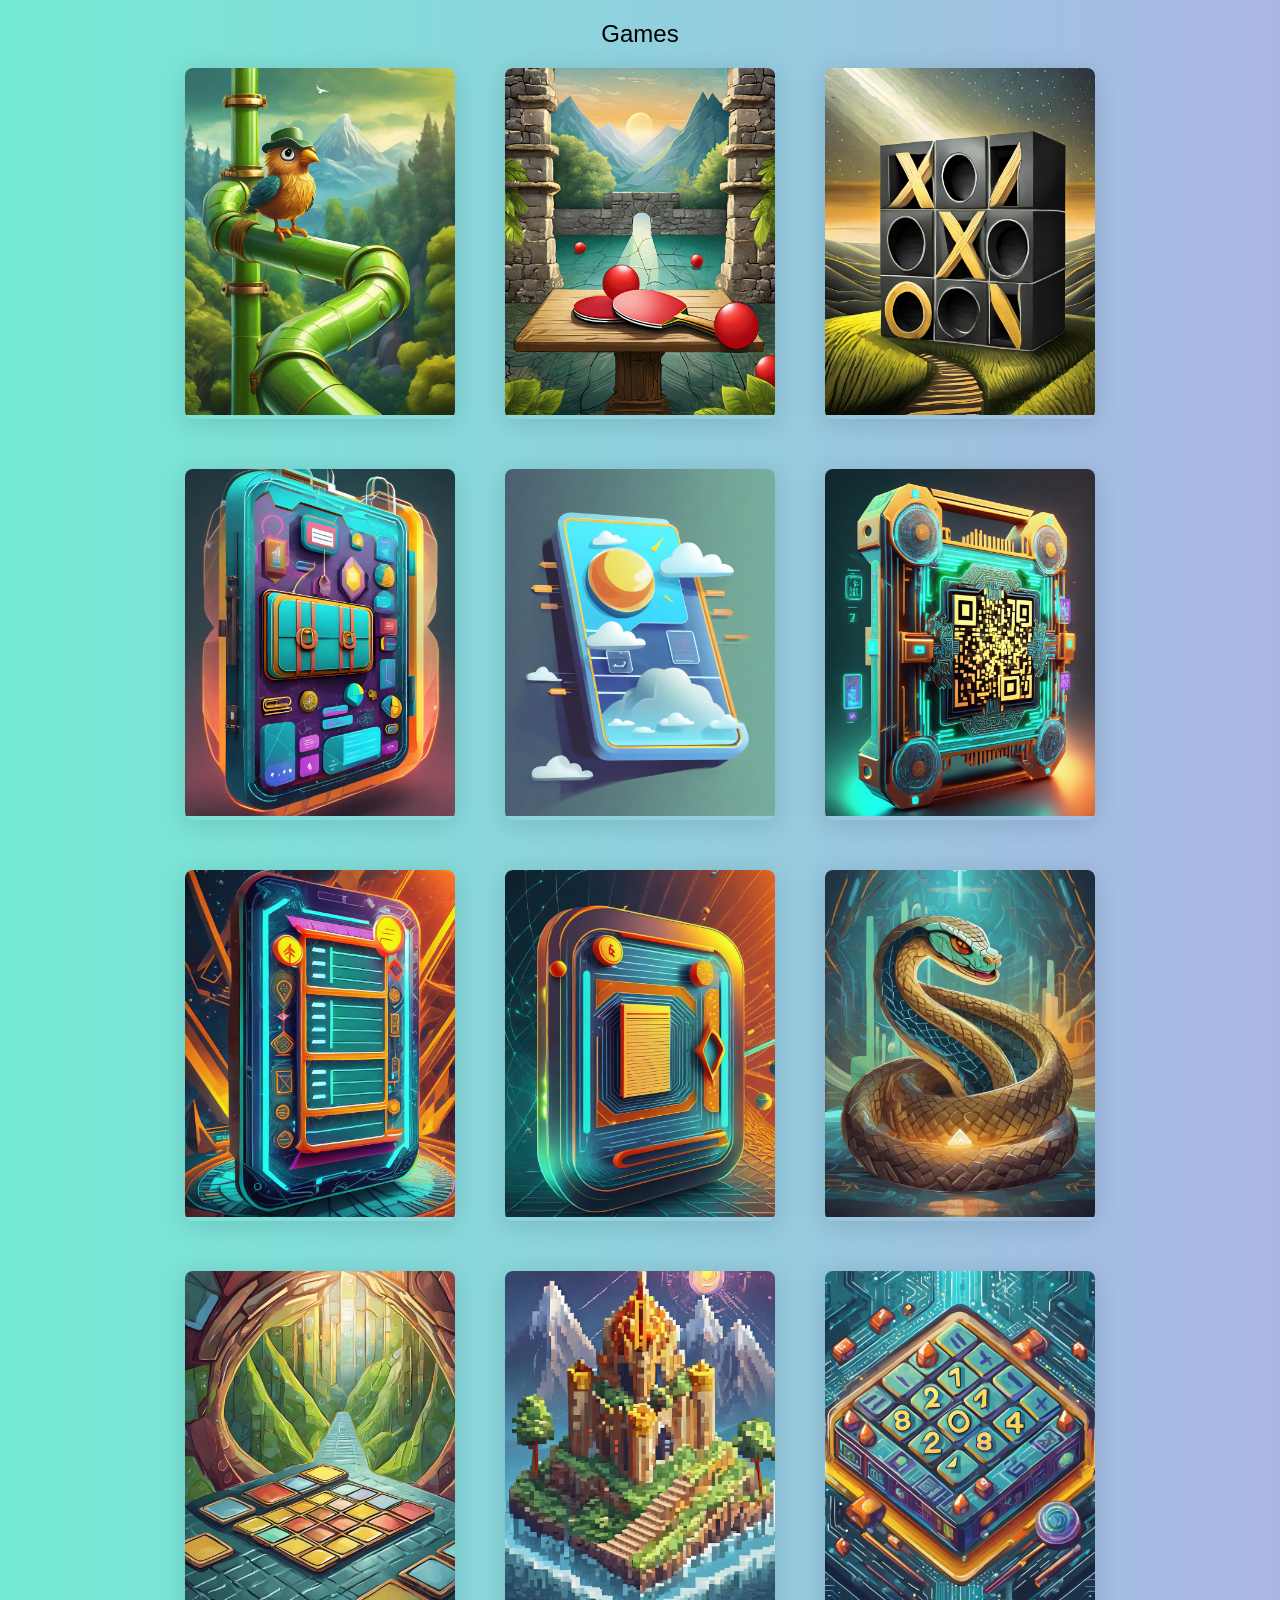
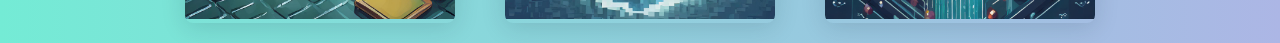
<file: index.html>
<!DOCTYPE html>
<html lang="en">
<head>
    <meta charset="UTF-8">
    <meta name="viewport" content="width=device-width, initial-scale=1.5">
    <title>Games</title>
    <link rel="stylesheet" href="style.css">
</head>
<body>
    <div class="app">
        <header>Games</header>
        <div class="work__container bd-grid">
            <!-- Image Rows -->
            <!-- Each div here represents a row of images -->
            <!-- First Row -->
            <div>
                <a href="https://amitvish.github.io/Flappy-Bird/" class="work__img" target="_blank">
                    <img src="assets/img/FlappyBird.jpg" alt="Flappy Bird">
                    <div class="layer">
                        <h3>Flappy Bird</h3>
                    </div>
                </a>
                <a href="https://amitvish.github.io/Ping-Pong-Game/" class="work__img" target="_blank">
                    <img src="assets/img/PingPong.jpg" alt="Ping-Pong">
                    <div class="layer">
                        <h3>Ping-Pong</h3>
                    </div>
                </a>
                <a href="https://amitvish.github.io/Tic-Tac-Toe/" class="work__img" target="_blank">
                    <img src="assets/img/Tic-Tac-Toe.jpg" alt="Tic-Tac-Toe">
                    <div class="layer">
                        <h3>Tic-Tac-Toe</h3>
                    </div>
                </a>
                <a href="https://amitvish.github.io/ProfileCard/" class="work__img" target="_blank">
                    <img src="assets/img/work10.jpg" alt="">
                    <div class="layer">
                        <h3>Profile Card</h2>
                    </div>
                </a>
                <a href="https://amitvish.github.io/WeatherApp/" class="work__img" target="_blank">
                    <img src="assets/img/work8.jpg" alt="">
                    <div class="layer">
                        <h3>Weather App</h2>
                    </div>
                </a>
                <a href="https://amitvish.github.io/QrCodeGenerator/" class="work__img" target="_blank">
                    <img src="assets/img/work12.jpg" alt="">
                    <div class="layer">
                        <h3>QR Code Generator</h2>
                    </div>
                </a>
                <a href="https://amitvish.github.io/To-Do-List/" class="work__img" target="_blank">
                    <img src="assets/img/work11.jpg" alt="">
                    <div class="layer">
                        <h3>TO Do List</h2>
                    </div>
                </a>
                <a href="https://amitvish.github.io/Notes-App/" class="work__img" target="_blank">
                    <img src="assets/img/work9.jpg" alt="">
                    <div class="layer">
                        <h3>Notes-App</h2>
                    </div>
                </a>
                <a href="https://amitvish.github.io/Snake-Game/" class="work__img" target="_blank">
                    <img src="assets/img/snake-game.jpg" alt="">
                    <div class="layer">
                        <h3>Snake game</h2>
                    </div>
                </a>
                <a href="https://amitvish.github.io/Memory-Card-Game/" class="work__img" target="_blank">
                    <img src="assets/img/memory-card.jpg" alt="">
                    <div class="layer">
                        <h3>Memory-Card-Game</h2>
                    </div>
                </a>
                <a href="https://amitvish.github.io/Pixel-Art-Generator/" class="work__img" target="_blank">
                    <img src="assets/img/pixel-art.jpg" alt="">
                    <div class="layer">
                        <h3>Pixel-Art-Generator</h2>
                    </div>
                </a>
                <a href="https://amitvish.github.io/2048-Game/" class="work__img" target="_blank">
                    <img src="assets/img/2048-game .jpg" alt="">
                    <div class="layer">
                        <h>2048 game</h2>
                    </div>
                </a>
            </div>
            <!-- Additional Rows Follow the Same Pattern -->
            <!-- Add more rows as per your requirement -->
        </div>
    </div>
    <!-- No JavaScript needed for the hover effect -->
</body>
</html>
</file>
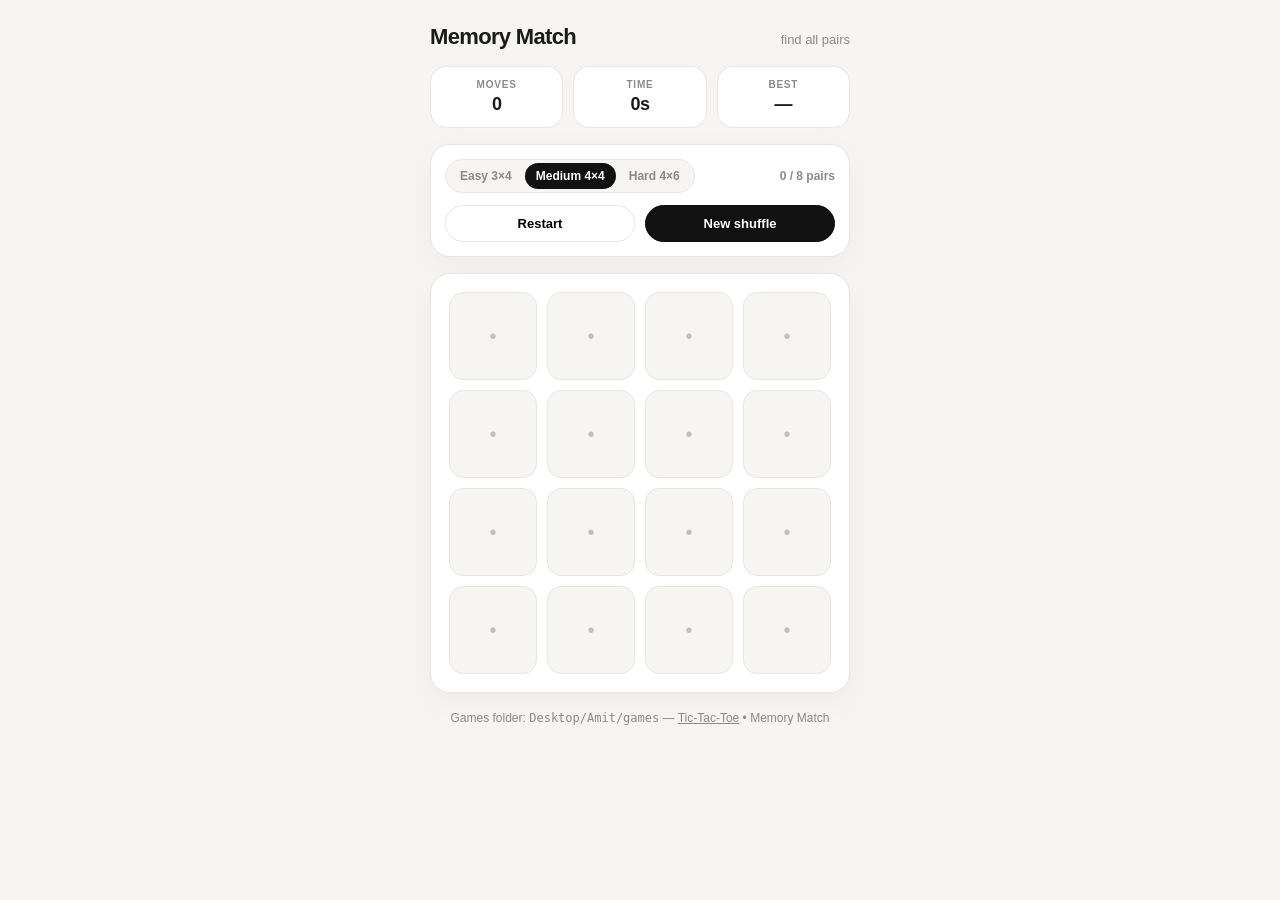
<file: memory-match/index.html>
<!DOCTYPE html>
<html lang="en">
<head>
<meta charset="UTF-8">
<meta name="viewport" content="width=device-width, initial-scale=1.0">
<title>Memory Match</title>
<style>
  *{margin:0;padding:0;box-sizing:border-box}
  :root{
    --bg:#f6f5f1;
    --card:#ffffff;
    --ink:#1a1a1a;
    --muted:#8a8a8a;
    --line:#e8e6e1;
    --accent:#111111;
    --radius:20px;
  }
  body{
    font-family: ui-sans-system,-apple-system,BlinkMacSystemFont,"SF Pro Display","Helvetica Neue",Arial,sans-serif;
    background:var(--bg);
    color:var(--ink);
    min-height:100vh;
    display:flex;
    flex-direction:column;
    align-items:center;
    padding:24px;
    -webkit-font-smoothing:antialiased;
  }
  .wrap{width:100%;max-width:420px;display:flex;flex-direction:column;gap:16px}
  header{display:flex;justify-content:space-between;align-items:baseline}
  h1{font-size:22px;font-weight:750;letter-spacing:-0.03em}
  .subtitle{font-size:13px;color:var(--muted);font-weight:500}
  .stats{
    display:grid;grid-template-columns:repeat(3,1fr);gap:10px;
  }
  .stat{
    background:var(--card);border:1px solid var(--line);border-radius:16px;
    padding:12px 10px;text-align:center;
  }
  .stat .label{font-size:10px;font-weight:700;letter-spacing:0.08em;text-transform:uppercase;color:var(--muted)}
  .stat .value{font-size:18px;font-weight:800;margin-top:4px;letter-spacing:-0.03em}
  .controls{
    background:var(--card);border:1px solid var(--line);border-radius:var(--radius);
    padding:14px;display:flex;flex-direction:column;gap:12px;
    box-shadow:0 8px 30px rgba(0,0,0,0.04);
  }
  .top-controls{display:flex;justify-content:space-between;align-items:center;gap:10px;flex-wrap:wrap}
  .difficulty{
    display:flex;background:var(--bg);border:1px solid var(--line);border-radius:999px;padding:3px;gap:2px;
  }
  .difficulty button{
    border:0;background:transparent;font-size:12px;font-weight:600;padding:6px 11px;border-radius:999px;cursor:pointer;color:var(--muted);transition:all .15s;
  }
  .difficulty button.active{background:var(--accent);color:white}
  .actions{display:flex;gap:10px}
  .btn{
    flex:1;border:1px solid var(--line);background:white;padding:10px 14px;border-radius:999px;font-size:13px;font-weight:650;cursor:pointer;transition:all .15s;
  }
  .btn.primary{background:var(--accent);color:white;border-color:var(--accent)}
  .btn:hover{transform:translateY(-1px)}
  .btn:active{transform:translateY(0)}
  .board-card{
    background:var(--card);border:1px solid var(--line);border-radius:var(--radius);
    padding:18px;box-shadow:0 8px 30px rgba(0,0,0,0.04);
  }
  .grid{
    display:grid;gap:10px;
  }
  .grid.easy{grid-template-columns:repeat(3,1fr)}
  .grid.medium{grid-template-columns:repeat(4,1fr)}
  .grid.hard{grid-template-columns:repeat(4,1fr)}
  @media(max-width:420px){
    .grid.hard{grid-template-columns:repeat(4,1fr)}
  }
  .card-wrap{aspect-ratio:1;perspective:800px}
  .card{
    width:100%;height:100%;position:relative;transform-style:preserve-3d;transition:transform 0.45s cubic-bezier(0.4,0,0.2,1);cursor:pointer;
  }
  .card.flipped{transform:rotateY(180deg)}
  .card.matched{cursor:default}
  .card.matched .face.back{border-color:var(--accent);box-shadow: inset 0 0 0 2px white, 0 0 0 2px var(--accent)}
  .card.matched .face.back::after{content:'✓';position:absolute;top:6px;right:6px;width:18px;height:18px;background:white;border-radius:999px;display:grid;place-items:center;font-size:11px;font-weight:800;color:var(--accent);box-shadow:0 1px 4px rgba(0,0,0,0.15)}
  .face{
    position:absolute;inset:0;border-radius:14px;border:1px solid var(--line);display:grid;place-items:center;
    backface-visibility:hidden;font-size:28px;user-select:none;
  }
  .face.front{background:var(--bg);font-size:20px;color:#c2bfb8}
  .face.back{background:white;transform:rotateY(180deg)}
  .card:not(.flipped):not(.matched):hover .face.front{background:#fff;border-color:#d6d3cc}
  /* win overlay */
  .overlay{
    position:fixed;inset:0;background:rgba(246,245,241,0.75);backdrop-filter:blur(8px);
    display:none;place-items:center;padding:24px;z-index:10;
  }
  .overlay.show{display:grid}
  .modal{
    background:white;border:1px solid var(--line);border-radius:22px;padding:28px;width:100%;max-width:360px;text-align:center;box-shadow:0 20px 50px rgba(0,0,0,0.1);
  }
  .modal h2{font-size:22px;letter-spacing:-0.03em;margin-bottom:8px}
  .modal p{font-size:13px;color:var(--muted);line-height:1.5;margin-bottom:18px}
  .modal .big{font-size:13px;font-weight:700;margin-bottom:6px}
  .confetti{font-size:22px;margin-bottom:10px}
  footer{text-align:center;font-size:12px;color:var(--muted);margin-top:2px}
  a{color:inherit}
</style>
</head>
<body>
<div class="wrap">
  <header>
    <h1>Memory Match</h1>
    <span class="subtitle">find all pairs</span>
  </header>

  <div class="stats">
    <div class="stat"><div class="label">Moves</div><div class="value" id="moves">0</div></div>
    <div class="stat"><div class="label">Time</div><div class="value" id="time">0s</div></div>
    <div class="stat"><div class="label">Best</div><div class="value" id="best">—</div></div>
  </div>

  <div class="controls">
    <div class="top-controls">
      <div class="difficulty" id="difficulty">
        <button data-level="easy">Easy 3×4</button>
        <button data-level="medium" class="active">Medium 4×4</button>
        <button data-level="hard">Hard 4×6</button>
      </div>
      <span style="font-size:12px;color:var(--muted);font-weight:600" id="progress">0 / 8 pairs</span>
    </div>
    <div class="actions">
      <button class="btn" id="restart">Restart</button>
      <button class="btn primary" id="newGame">New shuffle</button>
    </div>
  </div>

  <div class="board-card">
    <div class="grid medium" id="grid"></div>
  </div>

  <footer>
    Games folder: <code>Desktop/Amit/games</code> — <a href="../tic-tac-toe/index.html">Tic-Tac-Toe</a> • Memory Match
  </footer>
</div>

<div class="overlay" id="overlay">
  <div class="modal">
    <div class="confetti">🎉</div>
    <h2 id="winTitle">You win!</h2>
    <p id="winDesc"></p>
    <div class="big" id="winStats"></div>
    <div style="display:flex;gap:10px;margin-top:16px">
      <button class="btn" id="playAgain">Play again</button>
      <button class="btn primary" id="changeLevel">Change level</button>
    </div>
  </div>
</div>

<script>
const COLORS = ["#FF6B6B","#4ECDC4","#45B7D1","#FFA07A","#98D8E8","#F7DC6F","#BB8FCE","#85C1E2","#F8B500","#6C5CE7","#00B894","#FD79A8","#E17055","#00CEC9","#A29BFE","#FDCB6E","#E84393","#55EFC4","#FF7675","#74B9FF","#81ECEC","#FFA502","#7BED9F","#FF6348"];
const LEVELS = {
  easy: { cols: 3, rows: 4, pairs: 6, cls: 'easy' },
  medium: { cols: 4, rows: 4, pairs: 8, cls: 'medium' },
  hard: { cols: 4, rows: 6, pairs: 12, cls: 'hard' }
};

const gridEl = document.getElementById('grid');
const movesEl = document.getElementById('moves');
const timeEl = document.getElementById('time');
const bestEl = document.getElementById('best');
const progressEl = document.getElementById('progress');
const overlay = document.getElementById('overlay');

let level = 'medium';
let cards = [];
let first = null;
let second = null;
let lock = false;
let moves = 0;
let matched = 0;
let timer = null;
let seconds = 0;
let started = false;

function loadBest() {
  const raw = localStorage.getItem('memory-best-' + level);
  if (!raw) { bestEl.textContent = '—'; return; }
  try {
    const b = JSON.parse(raw);
    bestEl.textContent = `${b.moves} in ${b.time}s`;
  } catch { bestEl.textContent = '—'; }
}
function saveBest() {
  const key = 'memory-best-' + level;
  const current = { moves, time: seconds };
  const raw = localStorage.getItem(key);
  if (!raw) { localStorage.setItem(key, JSON.stringify(current)); loadBest(); return; }
  const prev = JSON.parse(raw);
  if (moves < prev.moves || (moves === prev.moves && seconds < prev.time)) {
    localStorage.setItem(key, JSON.stringify(current));
    loadBest();
  }
}

function startTimer() {
  if (started) return;
  started = true;
  timer = setInterval(() => {
    seconds++;
    timeEl.textContent = seconds + 's';
  }, 1000);
}
function stopTimer() {
  clearInterval(timer);
  timer = null;
}
function resetTimer() {
  stopTimer();
  seconds = 0;
  started = false;
  timeEl.textContent = '0s';
}

function shuffle(arr) {
  for (let i = arr.length - 1; i > 0; i--) {
    const j = Math.floor(Math.random() * (i + 1));
    [arr[i], arr[j]] = [arr[j], arr[i]];
  }
  return arr;
}

function buildDeck() {
  const cfg = LEVELS[level];
  const needed = COLORS.slice(0, cfg.pairs);
  const deck = shuffle([...needed, ...needed]);
  shuffle(deck);
  return deck;
}

function render() {
  const cfg = LEVELS[level];
  gridEl.className = 'grid ' + cfg.cls;
  gridEl.innerHTML = '';
  cards = buildDeck();
  moves = 0;
  matched = 0;
  first = second = null;
  lock = false;
  movesEl.textContent = '0';
  progressEl.textContent = `0 / ${cfg.pairs} pairs`;
  resetTimer();
  overlay.classList.remove('show');
  loadBest();

  cards.forEach((color, idx) => {
    const wrap = document.createElement('div');
    wrap.className = 'card-wrap';
    const card = document.createElement('div');
    card.className = 'card';
    card.dataset.color = color;
    card.dataset.index = idx;

    const front = document.createElement('div');
    front.className = 'face front';
    front.textContent = '•';

    const back = document.createElement('div');
    back.className = 'face back';
    back.style.background = color;
    back.style.borderColor = color;

    card.append(front, back);
    card.addEventListener('click', () => flip(card));
    wrap.appendChild(card);
    gridEl.appendChild(wrap);
  });
}

function flip(card) {
  if (lock || card.classList.contains('flipped') || card.classList.contains('matched')) return;
  startTimer();
  card.classList.add('flipped');
  if (!first) {
    first = card;
    return;
  }
  second = card;
  moves++;
  movesEl.textContent = moves;
  check();
}

function check() {
  lock = true;
  const isMatch = first.dataset.color === second.dataset.color;
  if (isMatch) {
    setTimeout(() => {
      first.classList.add('matched');
      second.classList.add('matched');
      matched++;
      progressEl.textContent = `${matched} / ${LEVELS[level].pairs} pairs`;
      resetPair();
      if (matched === LEVELS[level].pairs) win();
      else lock = false;
    }, 400);
  } else {
    setTimeout(() => {
      first.classList.remove('flipped');
      second.classList.remove('flipped');
      resetPair();
      lock = false;
    }, 750);
  }
}
function resetPair() {
  first = null;
  second = null;
}
function win() {
  stopTimer();
  saveBest();
  document.getElementById('winTitle').textContent = 'Perfect!';
  document.getElementById('winDesc').textContent = `You found all ${LEVELS[level].pairs} pairs on ${level}.`;
  document.getElementById('winStats').textContent = `${moves} moves • ${seconds}s`;
  overlay.classList.add('show');
}

// controls
document.getElementById('restart').addEventListener('click', render);
document.getElementById('newGame').addEventListener('click', render);
document.getElementById('playAgain').addEventListener('click', render);
document.getElementById('changeLevel').addEventListener('click', () => {
  overlay.classList.remove('show');
  document.getElementById('difficulty').scrollIntoView({ behavior: 'smooth', block: 'center' });
});
document.querySelectorAll('#difficulty button').forEach(btn => {
  btn.addEventListener('click', () => {
    document.querySelectorAll('#difficulty button').forEach(b => b.classList.remove('active'));
    btn.classList.add('active');
    level = btn.dataset.level;
    render();
  });
});
overlay.addEventListener('click', (e) => {
  if (e.target === overlay) overlay.classList.remove('show');
});

render();
</script>
</body>
</html>
</file>
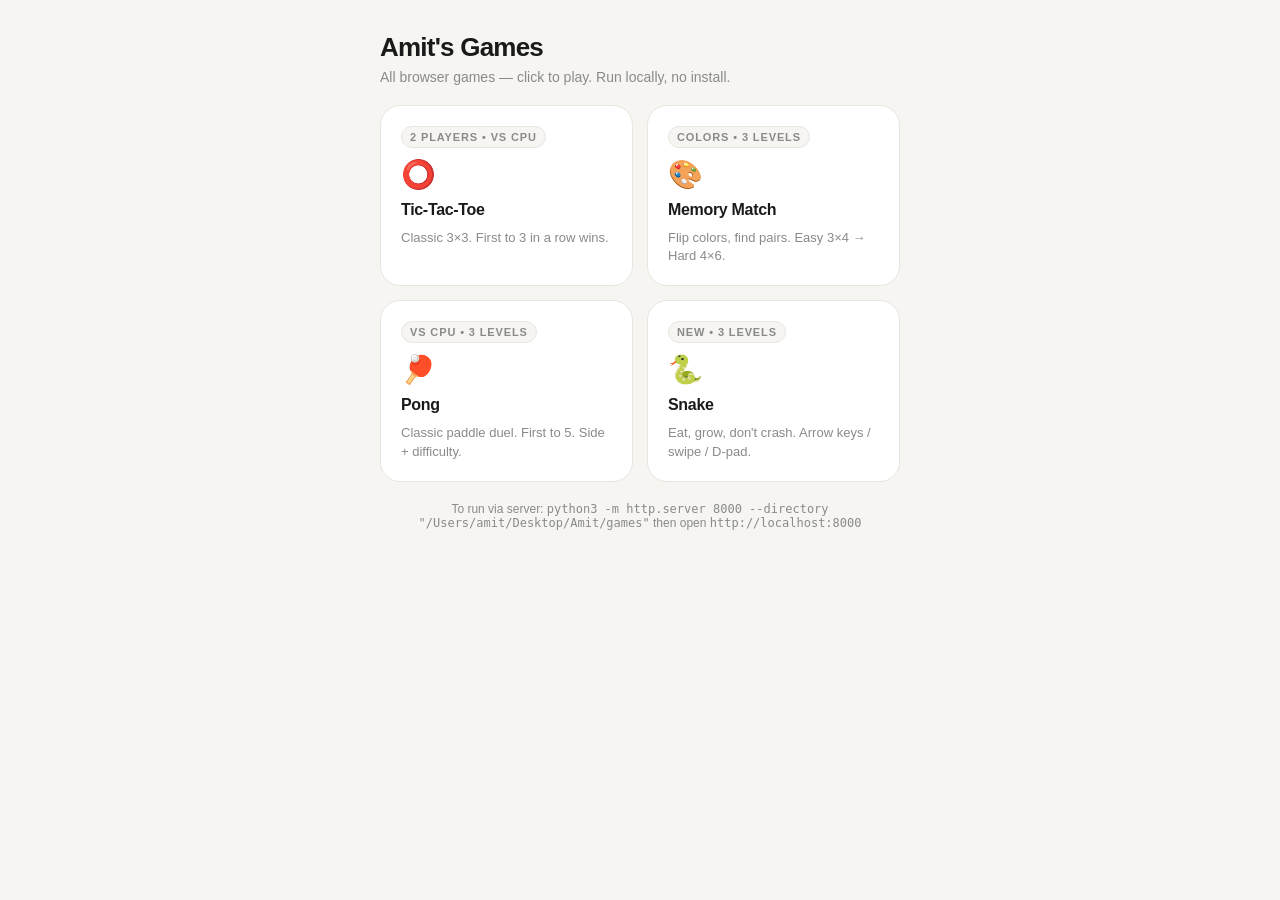
<file: New games/index.html>
<!DOCTYPE html>
<html lang="en">
<head>
<meta charset="UTF-8">
<meta name="viewport" content="width=device-width, initial-scale=1.0">
<title>Amit's Games</title>
<style>
*{margin:0;padding:0;box-sizing:border-box}
:root{--bg:#f6f5f1;--card:#fff;--ink:#1a1a1a;--muted:#8a8a8a;--line:#e8e6e1;--accent:#111}
body{font-family:ui-sans-system,-apple-system,BlinkMacSystemFont,sans-serif;background:var(--bg);color:var(--ink);min-height:100vh;display:flex;justify-content:center;padding:32px}
.wrap{width:100%;max-width:520px}
h1{font-size:26px;letter-spacing:-0.03em;font-weight:800}
.sub{color:var(--muted);font-size:14px;margin:6px 0 20px}
.grid{display:grid;grid-template-columns:repeat(2,1fr);gap:14px}
.card{background:var(--card);border:1px solid var(--line);border-radius:20px;padding:20px;text-decoration:none;color:inherit;display:flex;flex-direction:column;gap:10px;transition:transform .15s}
.card:hover{transform:translateY(-2px)}
.card .icon{font-size:28px}
.card h2{font-size:16px;letter-spacing:-0.02em}
.card p{font-size:13px;color:var(--muted);line-height:1.4}
.badge{font-size:11px;font-weight:700;letter-spacing:0.08em;text-transform:uppercase;color:var(--muted);background:var(--bg);border:1px solid var(--line);align-self:flex-start;padding:4px 8px;border-radius:999px}
</style>
</head>
<body>
<div class="wrap">
<h1>Amit's Games</h1>
<p class="sub">All browser games — click to play. Run locally, no install.</p>
<div class="grid">
<a class="card" href="./tic-tac-toe/index.html"><span class="badge">2 players • vs CPU</span><span class="icon">⭕</span><h2>Tic-Tac-Toe</h2><p>Classic 3×3. First to 3 in a row wins.</p></a>
<a class="card" href="./memory-match/index.html"><span class="badge">Colors • 3 levels</span><span class="icon">🎨</span><h2>Memory Match</h2><p>Flip colors, find pairs. Easy 3×4 → Hard 4×6.</p></a>
<a class="card" href="./pong/index.html"><span class="badge">vs CPU • 3 levels</span><span class="icon">🏓</span><h2>Pong</h2><p>Classic paddle duel. First to 5. Side + difficulty.</p></a>
<a class="card" href="./snake/index.html"><span class="badge">New • 3 levels</span><span class="icon">🐍</span><h2>Snake</h2><p>Eat, grow, don't crash. Arrow keys / swipe / D-pad.</p></a>
</div>
<p style="margin-top:20px;font-size:12px;color:var(--muted);text-align:center">To run via server: <code>python3 -m http.server 8000 --directory "/Users/amit/Desktop/Amit/games"</code> then open <code>http://localhost:8000</code></p>
</div>
</body>
</html>
</file>
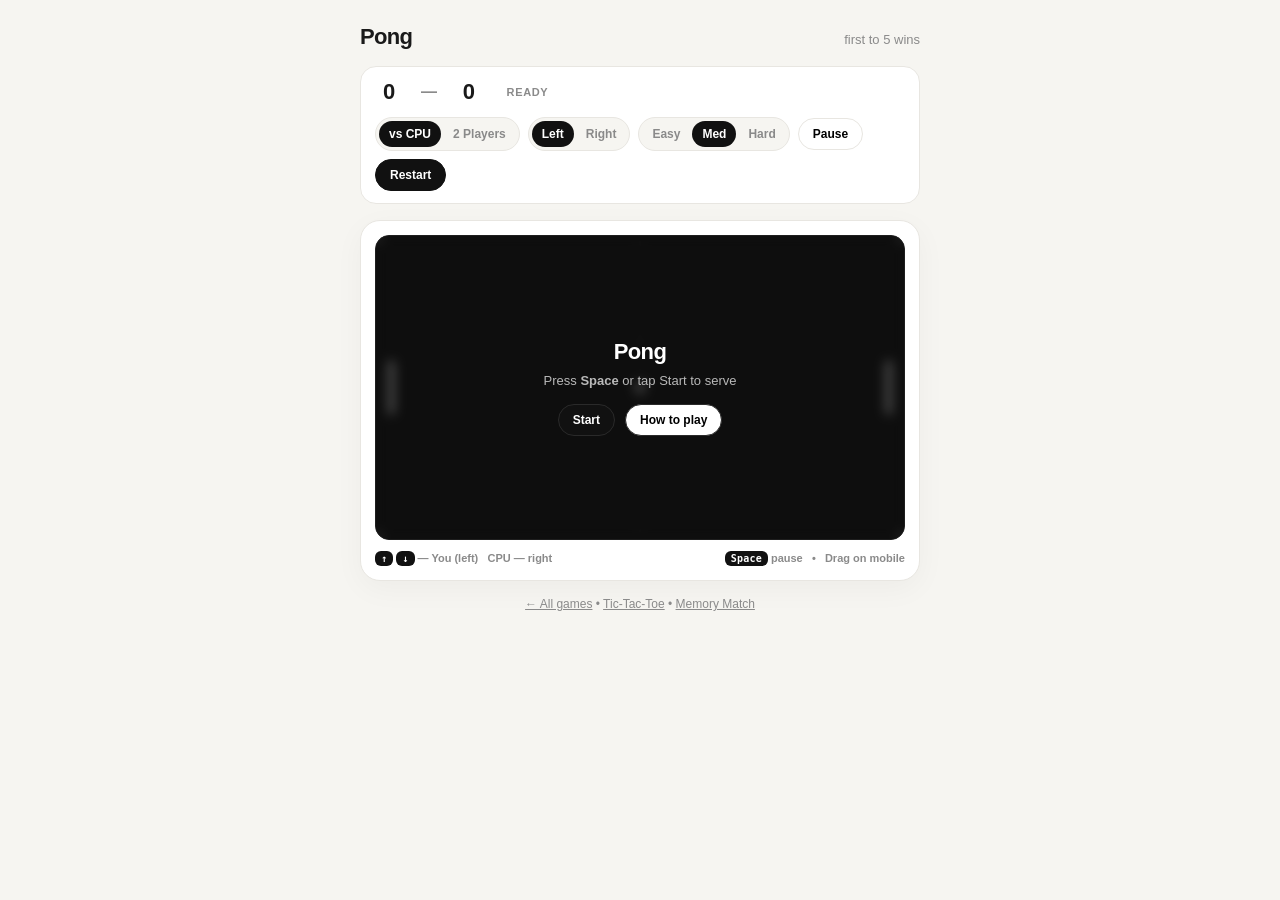
<file: pong/index.html>
<!DOCTYPE html>
<html lang="en">
<head>
<meta charset="UTF-8">
<meta name="viewport" content="width=device-width, initial-scale=1.0">
<title>Pong</title>
<style>
*{margin:0;padding:0;box-sizing:border-box}
:root{--bg:#f6f5f1;--card:#fff;--ink:#1a1a1a;--muted:#8a8a8a;--line:#e8e6e1;--accent:#111}
body{
  font-family:ui-sans-system,-apple-system,BlinkMacSystemFont,sans-serif;
  background:var(--bg);color:var(--ink);
  min-height:100vh;display:flex;flex-direction:column;align-items:center;
  padding:24px;-webkit-font-smoothing:antialiased;
}
.wrap{width:100%;max-width:560px;display:flex;flex-direction:column;gap:16px}
header{display:flex;justify-content:space-between;align-items:baseline}
h1{font-size:22px;font-weight:800;letter-spacing:-0.03em}
.subtitle{font-size:13px;color:var(--muted);font-weight:500}
.topbar{
  background:var(--card);border:1px solid var(--line);border-radius:16px;
  padding:12px 14px;display:flex;justify-content:space-between;align-items:center;gap:12px;flex-wrap:wrap
}
.score{
  display:flex;gap:18px;align-items:center;font-weight:800;letter-spacing:-0.03em
}
.score .num{font-size:22px;min-width:28px;text-align:center}
.score .sep{color:var(--muted);font-weight:600}
.controls-row{display:flex;gap:8px;align-items:center;flex-wrap:wrap}
.mode{
  display:flex;background:var(--bg);border:1px solid var(--line);border-radius:999px;padding:3px;gap:2px
}
.mode button{border:0;background:transparent;font-size:12px;font-weight:600;padding:6px 10px;border-radius:999px;cursor:pointer;color:var(--muted);transition:.15s}
.mode button.active{background:var(--accent);color:white}
.btn{
  border:1px solid var(--line);background:white;padding:8px 14px;border-radius:999px;font-size:12px;font-weight:700;cursor:pointer;transition:.15s
}
.btn.primary{background:var(--accent);color:white;border-color:var(--accent)}
.btn:hover{transform:translateY(-1px)}
.stage{
  background:var(--card);border:1px solid var(--line);border-radius:20px;
  padding:14px;box-shadow:0 8px 30px rgba(0,0,0,.04)
}
.canvas-wrap{
  position:relative;background:#0f0f0f;border-radius:14px;overflow:hidden;
  aspect-ratio: 16 / 9.2;
  border:1px solid #1e1e1e;
}
canvas{width:100%;height:100%;display:block}
.hint{
  display:flex;justify-content:space-between;gap:12px;margin-top:10px;
  font-size:11px;color:var(--muted);font-weight:600;line-height:1.5
}
.hint kbd{
  background:var(--accent);color:white;padding:2px 6px;border-radius:6px;font-size:10px;font-weight:700;letter-spacing:0.02em
}
.overlay{
  position:absolute;inset:0;display:none;place-items:center;
  background:rgba(15,15,15,0.72);backdrop-filter:blur(6px);color:white;text-align:center;padding:20px
}
.overlay.show{display:grid}
.overlay h2{font-size:22px;letter-spacing:-0.03em;margin-bottom:6px}
.overlay p{font-size:13px;color:#b9b9b9;margin-bottom:14px;line-height:1.5}
.overlay .row{display:flex;gap:10px;justify-content:center}
.overlay .btn{border-color:#2a2a2a}
footer{text-align:center;font-size:12px;color:var(--muted)}
a{color:inherit}
@media(max-width:520px){
  .hint{flex-direction:column}
}
</style>
</head>
<body>
<div class="wrap">
  <header>
    <h1>Pong</h1>
    <span class="subtitle">first to 5 wins</span>
  </header>

  <div class="topbar">
    <div class="score">
      <span class="num" id="scoreL">0</span><span class="sep">—</span><span class="num" id="scoreR">0</span>
      <span style="font-size:11px;color:var(--muted);font-weight:700;margin-left:6px;letter-spacing:0.06em;text-transform:uppercase" id="status">Ready</span>
    </div>
    <div class="controls-row">
      <div class="mode" id="mode">
        <button data-mode="cpu" class="active">vs CPU</button>
        <button data-mode="2p">2 Players</button>
      </div>
      <div class="mode" id="side" style="display:flex">
        <button data-side="left" class="active">Left</button>
        <button data-side="right">Right</button>
      </div>
      <div class="mode" id="level" style="display:flex">
        <button data-level="easy">Easy</button>
        <button data-level="medium" class="active">Med</button>
        <button data-level="hard">Hard</button>
      </div>
      <button class="btn" id="pauseBtn">Pause</button>
      <button class="btn primary" id="restartBtn">Restart</button>
    </div>
  </div>

  <div class="stage">
    <div class="canvas-wrap" id="wrap">
      <canvas id="c" width="800" height="440"></canvas>
      <div class="overlay show" id="startOverlay">
        <div>
          <h2 id="overlayTitle">Pong</h2>
          <p id="overlayDesc">Press <b>Space</b> or tap Start to serve</p>
          <div class="row">
            <button class="btn primary" id="startBtn">Start</button>
            <button class="btn" id="howBtn">How to play</button>
          </div>
        </div>
      </div>
    </div>
    <div class="hint" id="hint">
      <span id="hintText"><kbd>↑</kbd> <kbd>↓</kbd> — You (left) &nbsp; CPU — right</span>
      <span><kbd>Space</kbd> pause &nbsp; • &nbsp; Drag on mobile</span>
    </div>
  </div>

  <footer>
    <a href="../index.html">← All games</a> • <a href="../tic-tac-toe/index.html">Tic-Tac-Toe</a> • <a href="../memory-match/index.html">Memory Match</a>
  </footer>
</div>

<script>
const canvas = document.getElementById('c');
const ctx = canvas.getContext('2d');
const scoreLEl = document.getElementById('scoreL');
const scoreREl = document.getElementById('scoreR');
const statusEl = document.getElementById('status');
const startOverlay = document.getElementById('startOverlay');
const overlayTitle = document.getElementById('overlayTitle');
const overlayDesc = document.getElementById('overlayDesc');

const W = 800, H = 440;
const PADDLE_W = 10, PADDLE_H = 78, BALL_R = 7;
const WIN = 5;

let mode = 'cpu'; // 'cpu' or '2p'
let playerSide = 'left'; // 'left' or 'right' - only for cpu mode
let cpuLevel = 'medium'; // 'easy' | 'medium' | 'hard'
const LEVELS = {
  easy:   { ballSpeed: 4.2, speedUp: 1.025, cpuTrackToward: 0.055, cpuTrackAway: 0.025, cpuMax: 3.8 },
  medium: { ballSpeed: 5.2, speedUp: 1.045, cpuTrackToward: 0.09,  cpuTrackAway: 0.04,  cpuMax: 5.0 },
  hard:   { ballSpeed: 6.6, speedUp: 1.07,  cpuTrackToward: 0.13,  cpuTrackAway: 0.065, cpuMax: 7.2 }
};
let scoreL = 0, scoreR = 0;
let paused = false;
let running = false;
let gameOver = false;

const left = { x: 18, y: H/2 - PADDLE_H/2, vy: 0, h: PADDLE_H };
const right = { x: W - 18 - PADDLE_W, y: H/2 - PADDLE_H/2, vy: 0, h: PADDLE_H };
const ball = { x: W/2, y: H/2, vx: 0, vy: 0, r: BALL_R };

const keys = {};
let touchLY = null; // normalized 0..1 for left touch
let touchRY = null;

function resetBall(dir = Math.random() > 0.5 ? 1 : -1) {
  ball.x = W/2; ball.y = H/2;
  const cfg = LEVELS[cpuLevel];
  const speed = mode === 'cpu' ? cfg.ballSpeed : 5.2;
  const angle = (Math.random()*0.6 - 0.3);
  ball.vx = dir * speed * Math.cos(angle);
  ball.vy = speed * Math.sin(angle) + (Math.random()*2 - 1);
  if (Math.abs(ball.vy) < 1.2) ball.vy = ball.vy > 0 ? 1.2 : -1.2;
}

function resetGame() {
  scoreL = 0; scoreR = 0; gameOver = false;
  scoreLEl.textContent = '0'; scoreREl.textContent = '0';
  left.y = H/2 - PADDLE_H/2; right.y = H/2 - PADDLE_H/2;
  resetBall();
  running = false; paused = false;
  statusEl.textContent = 'Ready';
  showStart('Pong', 'Press Space or tap Start to serve');
}

function showStart(title, desc) {
  overlayTitle.textContent = title;
  overlayDesc.innerHTML = desc;
  startOverlay.classList.add('show');
}
function hideStart() { startOverlay.classList.remove('show'); }

function serve() {
  if (gameOver) { resetGame(); return; }
  hideStart();
  running = true; paused = false;
  statusEl.textContent = 'Playing';
  document.getElementById('pauseBtn').textContent = 'Pause';
}

function beep(freq=600, dur=0.06, vol=0.12) {
  try {
    const AC = window.AudioContext || window.webkitAudioContext;
    if (!AC) return;
    const ac = new AC();
    const o = ac.createOscillator();
    const g = ac.createGain();
    o.type = 'square'; o.frequency.value = freq;
    g.gain.value = vol;
    o.connect(g); g.connect(ac.destination);
    o.start();
    g.gain.exponentialRampToValueAtTime(0.0001, ac.currentTime + dur);
    o.stop(ac.currentTime + dur + 0.02);
    setTimeout(()=>ac.close(), dur*1000+100);
  } catch {}
}

function clampPaddle(p) {
  if (p.y < 6) p.y = 6;
  if (p.y > H - p.h - 6) p.y = H - p.h - 6;
}

function update() {
  if (!running || paused || gameOver) return;

  // input -> paddle velocity
  const speed = 6.2;
  function cpuMove(p, isRight) {
    const cfg = LEVELS[cpuLevel];
    const center = p.y + p.h/2;
    const diff = ball.y - center;
    const toward = isRight ? ball.vx > 0 : ball.vx < 0;
    const track = toward ? cfg.cpuTrackToward : cfg.cpuTrackAway;
    let vy = diff * track;
    vy = Math.max(-cfg.cpuMax, Math.min(cfg.cpuMax, vy));
    p.y += vy;
  }
  if (mode === 'cpu') {
    if (playerSide === 'left') {
      // human left -> arrows + touch left, CPU right
      if (touchLY !== null) {
        const target = touchLY * H - left.h/2;
        left.y += (target - left.y) * 0.25;
      } else {
        let ly = 0;
        if (keys['ArrowUp']) ly -= speed;
        if (keys['ArrowDown']) ly += speed;
        if (keys['w'] || keys['W']) ly -= speed;
        if (keys['s'] || keys['S']) ly += speed;
        left.y += ly;
      }
      cpuMove(right, true);
    } else {
      // human right -> arrows + touch right, CPU left
      if (touchRY !== null) {
        const target = touchRY * H - right.h/2;
        right.y += (target - right.y) * 0.25;
      } else {
        let ry = 0;
        if (keys['ArrowUp']) ry -= speed;
        if (keys['ArrowDown']) ry += speed;
        if (keys['w'] || keys['W']) ry -= speed;
        if (keys['s'] || keys['S']) ry += speed;
        right.y += ry;
      }
      cpuMove(left, false);
    }
  } else {
    // 2P
    if (touchLY !== null) {
      const target = touchLY * H - left.h/2;
      left.y += (target - left.y) * 0.25;
    } else {
      let ly = 0;
      if (keys['w'] || keys['W']) ly -= speed;
      if (keys['s'] || keys['S']) ly += speed;
      left.y += ly;
    }
    if (touchRY !== null) {
      const target = touchRY * H - right.h/2;
      right.y += (target - right.y) * 0.25;
    } else {
      let ry = 0;
      if (keys['ArrowUp']) ry -= speed;
      if (keys['ArrowDown']) ry += speed;
      right.y += ry;
    }
  }
  clampPaddle(left); clampPaddle(right);

  // ball move
  ball.x += ball.vx;
  ball.y += ball.vy;

  // top/bottom wall
  if (ball.y - ball.r < 0) { ball.y = ball.r; ball.vy *= -1; beep(420, .05); }
  if (ball.y + ball.r > H) { ball.y = H - ball.r; ball.vy *= -1; beep(420, .05); }

  // paddle collision
  function collide(p) {
    if (ball.x - ball.r < p.x + PADDLE_W &&
        ball.x + ball.r > p.x &&
        ball.y + ball.r > p.y &&
        ball.y - ball.r < p.y + p.h) {
      // reposition outside
      if (ball.vx < 0) ball.x = p.x + PADDLE_W + ball.r;
      else ball.x = p.x - ball.r;
      ball.vx *= -1;
      // angle based on hit position
      const hit = (ball.y - (p.y + p.h/2)) / (p.h/2); // -1 to 1
      ball.vy = hit * 5.2 + ball.vy * 0.15;
      // speed up per level
      const su = mode === 'cpu' ? LEVELS[cpuLevel].speedUp : 1.045;
      ball.vx *= su;
      ball.vy *= (su > 1 ? 1 + (su-1)*0.6 : 1);
      // cap
      ball.vx = Math.max(-10, Math.min(10, ball.vx));
      beep(740, .05);
      return true;
    }
    return false;
  }
  if (ball.vx < 0) collide(left);
  else collide(right);

  // scoring
  if (ball.x < -12) {
    scoreR++; scoreREl.textContent = scoreR; beep(220, .18, .18);
    checkWin(); if (!gameOver) { resetBall(1); running = false; showStart('Point!', 'Right scores — press Space to serve'); statusEl.textContent = 'Serve'; }
  }
  if (ball.x > W + 12) {
    scoreL++; scoreLEl.textContent = scoreL; beep(220, .18, .18);
    checkWin(); if (!gameOver) { resetBall(-1); running = false; showStart('Point!', 'Left scores — press Space to serve'); statusEl.textContent = 'Serve'; }
  }
}

function checkWin() {
  if (scoreL >= WIN || scoreR >= WIN) {
    gameOver = true; running = false;
    const winner = scoreL >= WIN ? 'Left wins!' : 'Right wins!';
    const humanWon = playerSide === 'left' ? scoreL >= WIN : scoreR >= WIN;
    const cpuText = mode === 'cpu' ? (humanWon ? 'You win!' : 'CPU wins!') : winner;
    showStart(cpuText, `${scoreL} — ${scoreR} • First to ${WIN}. Press Start to play again`);
    statusEl.textContent = 'Game over';
    beep(880, .3, .16);
  }
}

function draw() {
  // clear
  ctx.clearRect(0,0,W,H);
  // bg
  ctx.fillStyle = '#0f0f0f';
  ctx.fillRect(0,0,W,H);
  // middle line dashed
  ctx.strokeStyle = 'rgba(255,255,255,0.22)';
  ctx.setLineDash([8,10]);
  ctx.lineWidth = 1.5;
  ctx.beginPath();
  ctx.moveTo(W/2, 8); ctx.lineTo(W/2, H-8);
  ctx.stroke();
  ctx.setLineDash([]);
  // center circle
  ctx.strokeStyle = 'rgba(255,255,255,0.12)';
  ctx.lineWidth = 1.2;
  ctx.beginPath(); ctx.arc(W/2, H/2, 68, 0, Math.PI*2); ctx.stroke();
  // paddles
  ctx.fillStyle = '#ffffff';
  // rounded paddles via rect with radius
  function rrect(x,y,w,h,r){
    ctx.beginPath();
    ctx.moveTo(x+r,y); ctx.arcTo(x+w,y,x+w,y+h,r); ctx.arcTo(x+w,y+h,x,y+h,r); ctx.arcTo(x,y+h,x,y,r); ctx.arcTo(x,y,x+w,y,r); ctx.closePath(); ctx.fill();
  }
  rrect(left.x, left.y, PADDLE_W, left.h, 4);
  rrect(right.x, right.y, PADDLE_W, right.h, 4);
  // ball
  ctx.beginPath(); ctx.arc(ball.x, ball.y, ball.r, 0, Math.PI*2); ctx.fillStyle = '#ffffff'; ctx.fill();
  // subtle glow
  ctx.beginPath(); ctx.arc(ball.x, ball.y, ball.r+6, 0, Math.PI*2); ctx.fillStyle = 'rgba(255,255,255,0.08)'; ctx.fill();
}

function loop(){ update(); draw(); requestAnimationFrame(loop); }

// input
window.addEventListener('keydown', (e) => {
  keys[e.key] = true;
  if (e.key === ' ' || e.code === 'Space') {
    e.preventDefault();
    if (startOverlay.classList.contains('show')) serve();
    else {
      paused = !paused;
      statusEl.textContent = paused ? 'Paused' : 'Playing';
      document.getElementById('pauseBtn').textContent = paused ? 'Resume' : 'Pause';
      if (paused) showStart('Paused', 'Press Space or Resume to continue');
      else hideStart();
    }
  }
});
window.addEventListener('keyup', (e) => { keys[e.key] = false; });

// touch drag on canvas
const wrap = document.getElementById('wrap');
function getTouchPos(e){
  const rect = canvas.getBoundingClientRect();
  const t = e.touches[0];
  if(!t) return null;
  const y = (t.clientY - rect.top) / rect.height;
  const x = (t.clientX - rect.left) / rect.width;
  return {x,y};
}
canvas.addEventListener('touchstart', (e)=>{
  e.preventDefault();
  const p = getTouchPos(e);
  if(!p) return;
  if(p.x < 0.5) touchLY = p.y; else touchRY = p.y;
  if(startOverlay.classList.contains('show')) serve();
}, {passive:false});
canvas.addEventListener('touchmove', (e)=>{
  e.preventDefault();
  const p = getTouchPos(e);
  if(!p) return;
  // if first touch was left half, keep updating same side; but simpler: update both based on x
  if(p.x < 0.5) touchLY = p.y; else touchRY = p.y;
}, {passive:false});
canvas.addEventListener('touchend', (e)=>{
  e.preventDefault();
  // release after short delay to allow CPU to take over again
  if(e.touches.length === 0){ touchLY = null; touchRY = null; }
}, {passive:false});
canvas.addEventListener('click', ()=>{
  if(startOverlay.classList.contains('show')) serve();
});

// buttons
document.getElementById('startBtn').addEventListener('click', serve);
document.getElementById('pauseBtn').addEventListener('click', ()=>{
  if(gameOver || !running && !paused) {
    if(startOverlay.classList.contains('show')) serve();
    return;
  }
  if(startOverlay.classList.contains('show') && paused){ hideStart(); paused=false; statusEl.textContent='Playing'; document.getElementById('pauseBtn').textContent='Pause'; return; }
  paused = !paused;
  statusEl.textContent = paused ? 'Paused' : 'Playing';
  document.getElementById('pauseBtn').textContent = paused ? 'Resume' : 'Pause';
  if(paused) showStart('Paused', 'Tap Resume to continue'); else hideStart();
});
document.getElementById('restartBtn').addEventListener('click', resetGame);
function updateSideUI(){
  document.getElementById('side').style.display = mode === 'cpu' ? 'flex' : 'none';
  document.getElementById('level').style.display = mode === 'cpu' ? 'flex' : 'none';
}
function updateHint(){
  const el = document.getElementById('hintText');
  if(mode === 'cpu') {
    const side = playerSide === 'left' ? 'left' : 'right';
    const cpu = playerSide === 'left' ? 'right' : 'left';
    el.innerHTML = `<kbd>↑</kbd> <kbd>↓</kbd> — You (${side}) &nbsp; CPU — ${cpu}`;
  } else {
    el.innerHTML = '<kbd>W</kbd> <kbd>S</kbd> — Left &nbsp; <kbd>↑</kbd> <kbd>↓</kbd> — Right';
  }
}
document.getElementById('howBtn').addEventListener('click', ()=>{
  overlayTitle.textContent = 'How to play';
  if(mode === 'cpu'){
    overlayDesc.innerHTML = `First to 5 wins.<br><b>vs CPU:</b> you = <b>${playerSide}</b> — <b>↑/↓</b> (or W/S) or drag ${playerSide} side<br><b>2 Players:</b> left W/S — right ↑/↓ or both drag<br><br>Level: <b>${cpuLevel}</b> — Easy: slow ball + slow CPU • Medium: normal • Hard: fast ball + fast CPU<br>Switch with Easy/Med/Hard and Left/Right while in vs CPU.`;
  } else {
    overlayDesc.innerHTML = 'First to 5 wins.<br><b>vs CPU:</b> you = left/right — <b>↑/↓</b> (or W/S) or drag your side<br><b>2 Players:</b> left W/S — right ↑/↓ or both drag';
  }
  document.getElementById('startBtn').textContent = 'Got it';
});
document.querySelectorAll('#mode button').forEach(b=>{
  b.addEventListener('click', ()=>{
    document.querySelectorAll('#mode button').forEach(x=>x.classList.remove('active'));
    b.classList.add('active');
    mode = b.dataset.mode;
    updateSideUI();
    updateHint();
    resetGame();
  });
});
document.querySelectorAll('#side button').forEach(b=>{
  b.addEventListener('click', ()=>{
    document.querySelectorAll('#side button').forEach(x=>x.classList.remove('active'));
    b.classList.add('active');
    playerSide = b.dataset.side;
    updateHint();
    resetGame();
  });
});
document.querySelectorAll('#level button').forEach(b=>{
  b.addEventListener('click', ()=>{
    document.querySelectorAll('#level button').forEach(x=>x.classList.remove('active'));
    b.classList.add('active');
    cpuLevel = b.dataset.level;
    resetGame();
  });
});

// init
updateSideUI();
updateHint();
resetBall();
loop();
draw();
</script>
</body>
</html>
</file>
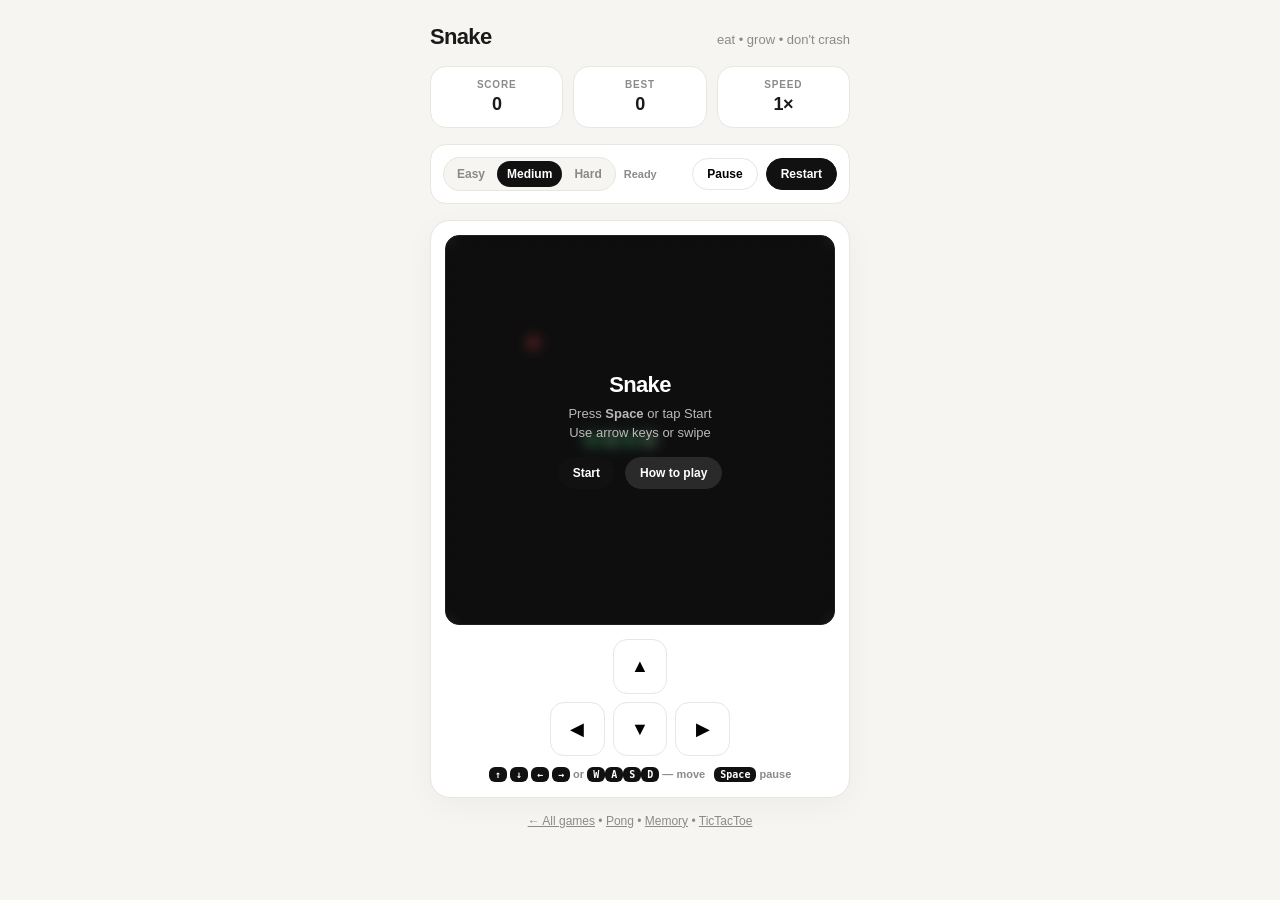
<file: snake/index.html>
<!DOCTYPE html>
<html lang="en">
<head>
<meta charset="UTF-8">
<meta name="viewport" content="width=device-width, initial-scale=1.0, maximum-scale=1.0, user-scalable=no">
<title>Snake</title>
<style>
*{margin:0;padding:0;box-sizing:border-box}
:root{--bg:#f6f5f1;--card:#fff;--ink:#1a1a1a;--muted:#8a8a8a;--line:#e8e6e1;--accent:#111}
body{font-family:ui-sans-system,-apple-system,BlinkMacSystemFont,sans-serif;background:var(--bg);color:var(--ink);min-height:100vh;display:flex;flex-direction:column;align-items:center;padding:24px;-webkit-font-smoothing:antialiased}
.wrap{width:100%;max-width:420px;display:flex;flex-direction:column;gap:16px}
header{display:flex;justify-content:space-between;align-items:baseline}
h1{font-size:22px;font-weight:800;letter-spacing:-0.03em}
.subtitle{font-size:13px;color:var(--muted);font-weight:500}
.stats{display:grid;grid-template-columns:repeat(3,1fr);gap:10px}
.stat{background:var(--card);border:1px solid var(--line);border-radius:16px;padding:12px 10px;text-align:center}
.stat .label{font-size:10px;font-weight:700;letter-spacing:0.08em;text-transform:uppercase;color:var(--muted)}
.stat .value{font-size:18px;font-weight:800;margin-top:4px;letter-spacing:-0.03em}
.controls{display:flex;gap:8px;flex-wrap:wrap;align-items:center;justify-content:space-between;background:var(--card);border:1px solid var(--line);border-radius:16px;padding:12px}
.controls .left{display:flex;gap:8px;align-items:center;flex-wrap:wrap}
.mode{display:flex;background:var(--bg);border:1px solid var(--line);border-radius:999px;padding:3px;gap:2px}
.mode button{border:0;background:transparent;font-size:12px;font-weight:600;padding:6px 10px;border-radius:999px;cursor:pointer;color:var(--muted);transition:.15s}
.mode button.active{background:var(--accent);color:white}
.btn{border:1px solid var(--line);background:white;padding:8px 14px;border-radius:999px;font-size:12px;font-weight:700;cursor:pointer;transition:.15s}
.btn.primary{background:var(--accent);color:white;border-color:var(--accent)}
.btn:hover{transform:translateY(-1px)}
.stage{background:var(--card);border:1px solid var(--line);border-radius:20px;padding:14px;box-shadow:0 8px 30px rgba(0,0,0,.04)}
.canvas-wrap{position:relative;background:#0f0f0f;border-radius:14px;overflow:hidden;aspect-ratio:1;border:1px solid #1e1e1e}
canvas{width:100%;height:100%;display:block}
.overlay{position:absolute;inset:0;display:none;place-items:center;background:rgba(15,15,15,0.72);backdrop-filter:blur(6px);color:white;text-align:center;padding:20px}
.overlay.show{display:grid}
.overlay h2{font-size:22px;letter-spacing:-0.03em;margin-bottom:6px}
.overlay p{font-size:13px;color:#b9b9b9;margin-bottom:14px;line-height:1.5}
.overlay .row{display:flex;gap:10px;justify-content:center}
.dpad{display:grid;grid-template-columns:repeat(3,1fr);gap:8px;max-width:180px;margin:14px auto 0}
.dpad button{aspect-ratio:1;background:var(--card);border:1px solid var(--line);border-radius:14px;font-size:18px;cursor:pointer;display:grid;place-items:center;user-select:none;-webkit-user-select:none;touch-action:manipulation}
.dpad button:active{background:var(--accent);color:white;border-color:var(--accent)}
.dpad .empty{background:transparent;border:0}
.hint{font-size:11px;color:var(--muted);font-weight:600;text-align:center;margin-top:10px;line-height:1.5}
.hint kbd{background:var(--accent);color:white;padding:2px 6px;border-radius:6px;font-size:10px;font-weight:700}
footer{text-align:center;font-size:12px;color:var(--muted)}
a{color:inherit}
</style>
</head>
<body>
<div class="wrap">
  <header>
    <h1>Snake</h1>
    <span class="subtitle">eat • grow • don't crash</span>
  </header>

  <div class="stats">
    <div class="stat"><div class="label">Score</div><div class="value" id="score">0</div></div>
    <div class="stat"><div class="label">Best</div><div class="value" id="best">0</div></div>
    <div class="stat"><div class="label">Speed</div><div class="value" id="speed">1×</div></div>
  </div>

  <div class="controls">
    <div class="left">
      <div class="mode" id="level">
        <button data-level="easy">Easy</button>
        <button data-level="medium" class="active">Medium</button>
        <button data-level="hard">Hard</button>
      </div>
      <span style="font-size:11px;color:var(--muted);font-weight:700" id="status">Ready</span>
    </div>
    <div style="display:flex;gap:8px">
      <button class="btn" id="pauseBtn">Pause</button>
      <button class="btn primary" id="restartBtn">Restart</button>
    </div>
  </div>

  <div class="stage">
    <div class="canvas-wrap" id="wrap">
      <canvas id="c" width="400" height="400"></canvas>
      <div class="overlay show" id="overlay">
        <div>
          <h2 id="ovTitle">Snake</h2>
          <p id="ovDesc">Press <b>Space</b> or tap Start<br>Use arrow keys or swipe</p>
          <div class="row">
            <button class="btn primary" id="startBtn">Start</button>
            <button class="btn" id="howBtn" style="background:#2a2a2a;color:white;border-color:#2a2a2a">How to play</button>
          </div>
        </div>
      </div>
    </div>
    <div class="dpad" id="dpad">
      <span class="empty"></span><button data-dir="up">▲</button><span class="empty"></span>
      <button data-dir="left">◀</button><button data-dir="down">▼</button><button data-dir="right">▶</button>
    </div>
    <div class="hint"><kbd>↑</kbd> <kbd>↓</kbd> <kbd>←</kbd> <kbd>→</kbd> or <kbd>W</kbd><kbd>A</kbd><kbd>S</kbd><kbd>D</kbd> — move &nbsp; <kbd>Space</kbd> pause</div>
  </div>

  <footer><a href="../index.html">← All games</a> • <a href="../pong/index.html">Pong</a> • <a href="../memory-match/index.html">Memory</a> • <a href="../tic-tac-toe/index.html">TicTacToe</a></footer>
</div>

<script>
const canvas = document.getElementById('c');
const ctx = canvas.getContext('2d');
const scoreEl = document.getElementById('score');
const bestEl = document.getElementById('best');
const speedEl = document.getElementById('speed');
const statusEl = document.getElementById('status');
const overlay = document.getElementById('overlay');
const ovTitle = document.getElementById('ovTitle');
const ovDesc = document.getElementById('ovDesc');

const COLS = 20, ROWS = 20;
const CELL = 20; // 400/20

const LEVELS = {
  easy:   { base: 160, step: 3, min: 80 },
  medium: { base: 120, step: 4, min: 60 },
  hard:   { base: 85,  step: 5, min: 45 }
};
let level = 'medium';

let snake = [];
let dir = {x:1,y:0};
let nextDir = {x:1,y:0};
let food = {x:10,y:10};
let score = 0;
let best = parseInt(localStorage.getItem('snake-best')||'0',10);
let running = false;
let paused = false;
let gameOver = false;
let tickMs = LEVELS[level].base;
let lastTick = 0;
let rafId = null;

bestEl.textContent = best;

function showOverlay(title, desc){
  ovTitle.textContent = title;
  ovDesc.innerHTML = desc;
  overlay.classList.add('show');
}
function hideOverlay(){ overlay.classList.remove('show'); }

function resetGame(){
  const startLen = 4;
  const cx = Math.floor(COLS/2), cy = Math.floor(ROWS/2);
  snake = [];
  for(let i=0;i<startLen;i++) snake.push({x: cx - i, y: cy});
  dir = {x:1,y:0}; nextDir = {x:1,y:0};
  score = 0; tickMs = LEVELS[level].base;
  scoreEl.textContent = '0';
  speedEl.textContent = '1×';
  statusEl.textContent = 'Ready';
  gameOver = false; paused = false; running = false;
  placeFood();
  showOverlay('Snake', 'Press <b>Space</b> or tap Start<br>Use arrow keys or swipe');
  draw();
}

function placeFood(){
  let tries=0;
  do{
    food.x = Math.floor(Math.random()*COLS);
    food.y = Math.floor(Math.random()*ROWS);
    tries++;
  } while(snake.some(s=>s.x===food.x && s.y===food.y) && tries<100);
}

function setDir(nx, ny){
  // prevent reverse
  if(dir.x === -nx && dir.y === -ny) return;
  // also prevent queuing reverse via nextDir
  if(nextDir.x === -nx && nextDir.y === -ny && snake.length>1) return;
  nextDir = {x:nx,y:ny};
  if(!running && !gameOver){ start(); }
}

function start(){
  if(gameOver){ resetGame(); }
  hideOverlay();
  running = true; paused = false;
  statusEl.textContent = 'Playing';
  document.getElementById('pauseBtn').textContent='Pause';
  lastTick = performance.now();
  if(!rafId) loop();
}

function togglePause(){
  if(gameOver) return;
  if(!running){ start(); return; }
  paused = !paused;
  statusEl.textContent = paused ? 'Paused' : 'Playing';
  document.getElementById('pauseBtn').textContent = paused ? 'Resume' : 'Pause';
  if(paused) showOverlay('Paused','Press Space or Resume to continue');
  else hideOverlay();
  if(!paused) lastTick = performance.now();
}

function gameOverFn(){
  gameOver = true; running = false; paused=false;
  best = Math.max(best, score);
  localStorage.setItem('snake-best', String(best));
  bestEl.textContent = best;
  statusEl.textContent = 'Game over';
  showOverlay(score >= best && score>0 ? 'New best!' : 'Crashed!', `${score} points • Best ${best}<br>Press Start to play again`);
  beep(180,0.25,0.18);
}

function update(){
  dir = nextDir;
  const head = {x: snake[0].x + dir.x, y: snake[0].y + dir.y};

  // wall collision
  if(head.x < 0 || head.x >= COLS || head.y < 0 || head.y >= ROWS){
    gameOverFn(); return;
  }
  // self collision
  if(snake.some(s=>s.x===head.x && s.y===head.y)){
    gameOverFn(); return;
  }

  snake.unshift(head);

  if(head.x===food.x && head.y===food.y){
    score++;
    scoreEl.textContent = score;
    // speed up
    const cfg = LEVELS[level];
    tickMs = Math.max(cfg.min, cfg.base - score*cfg.step);
    const mult = (cfg.base / tickMs).toFixed(1);
    speedEl.textContent = mult + '×';
    beep(880,0.08,0.12);
    placeFood();
  } else {
    snake.pop();
  }
}

function draw(){
  // bg
  ctx.fillStyle = '#0f0f0f';
  ctx.fillRect(0,0,400,400);

  // subtle grid
  ctx.strokeStyle = 'rgba(255,255,255,0.04)';
  ctx.lineWidth = 1;
  for(let i=0;i<=COLS;i++){ ctx.beginPath(); ctx.moveTo(i*CELL,0); ctx.lineTo(i*CELL,400); ctx.stroke(); }
  for(let j=0;j<=ROWS;j++){ ctx.beginPath(); ctx.moveTo(0,j*CELL); ctx.lineTo(400,j*CELL); ctx.stroke(); }

  // food - pulsing circle
  const fx = food.x*CELL + CELL/2, fy = food.y*CELL + CELL/2;
  ctx.beginPath(); ctx.arc(fx, fy, 7, 0, Math.PI*2);
  ctx.fillStyle = '#ff4d4d'; ctx.fill();
  ctx.beginPath(); ctx.arc(fx, fy, 10, 0, Math.PI*2);
  ctx.fillStyle = 'rgba(255,77,77,0.15)'; ctx.fill();

  // snake
  snake.forEach((s,i)=>{
    const x = s.x*CELL, y = s.y*CELL;
    const isHead = i===0;
    // rounded rect
    const pad = 1.5;
    const r = isHead ? 7 : 5;
    ctx.fillStyle = isHead ? '#9AE6B4' : (i%2===0 ? '#68D391' : '#48BB78');
    // head eye
    roundRect(x+pad, y+pad, CELL-pad*2, CELL-pad*2, r);
    ctx.fill();
    if(isHead){
      // eyes based on dir
      ctx.fillStyle = '#0f0f0f';
      const ex = x + CELL/2 + dir.x*4, ey = y + CELL/2 + dir.y*4;
      // two eyes offset perpendicular
      const px = -dir.y * 4, py = dir.x * 4;
      ctx.beginPath(); ctx.arc(ex+px, ey+py, 2, 0, Math.PI*2); ctx.fill();
      ctx.beginPath(); ctx.arc(ex-px, ey-py, 2, 0, Math.PI*2); ctx.fill();
    }
  });
}

function roundRect(x,y,w,h,r){
  ctx.beginPath();
  ctx.moveTo(x+r,y); ctx.arcTo(x+w,y,x+w,y+h,r); ctx.arcTo(x+w,y+h,x,y+h,r); ctx.arcTo(x,y+h,x,y,r); ctx.arcTo(x,y,x+w,y,r); ctx.closePath();
}

function beep(freq=600, dur=0.06, vol=0.12){
  try{
    const AC = window.AudioContext || window.webkitAudioContext;
    if(!AC) return;
    const ac = new AC(); const o=ac.createOscillator(); const g=ac.createGain();
    o.type='square'; o.frequency.value=freq; g.gain.value=vol;
    o.connect(g); g.connect(ac.destination); o.start();
    g.gain.exponentialRampToValueAtTime(0.0001, ac.currentTime+dur);
    o.stop(ac.currentTime+dur+0.02); setTimeout(()=>ac.close(), dur*1000+100);
  }catch{}
}

function loop(now){
  rafId = requestAnimationFrame(loop);
  if(!running || paused || gameOver) return;
  if(now - lastTick >= tickMs){
    lastTick = now;
    update();
    draw();
  }
}

// input
const keyMap = {
  'ArrowUp': {x:0,y:-1}, 'w':{x:0,y:-1}, 'W':{x:0,y:-1},
  'ArrowDown':{x:0,y:1}, 's':{x:0,y:1}, 'S':{x:0,y:1},
  'ArrowLeft':{x:-1,y:0}, 'a':{x:-1,y:0}, 'A':{x:-1,y:0},
  'ArrowRight':{x:1,y:0}, 'd':{x:1,y:0}, 'D':{x:1,y:0},
};
window.addEventListener('keydown', e=>{
  if(e.key in keyMap){ e.preventDefault(); const d=keyMap[e.key]; setDir(d.x,d.y); }
  else if(e.key===' ' || e.code==='Space'){ e.preventDefault(); togglePause(); }
});
document.getElementById('dpad').addEventListener('click', e=>{
  const b = e.target.closest('button[data-dir]');
  if(!b) return;
  const m = {up:{x:0,y:-1}, down:{x:0,y:1}, left:{x:-1,y:0}, right:{x:1,y:0}}[b.dataset.dir];
  setDir(m.x,m.y);
});
// swipe on canvas
let touchStart=null;
canvas.addEventListener('touchstart', e=>{
  const t=e.touches[0]; touchStart={x:t.clientX,y:t.clientY};
  if(overlay.classList.contains('show')){ /* let tap start */ }
},{passive:true});
canvas.addEventListener('touchmove', e=>{
  if(!touchStart) return;
  const t=e.touches[0];
  const dx=t.clientX-touchStart.x, dy=t.clientY-touchStart.y;
  if(Math.abs(dx)<12 && Math.abs(dy)<12) return;
  if(Math.abs(dx) > Math.abs(dy)) setDir(dx>0?1:-1,0);
  else setDir(0, dy>0?1:-1);
  touchStart=null;
},{passive:true});
canvas.addEventListener('touchend', ()=>{ touchStart=null; },{passive:true});
canvas.addEventListener('click', ()=>{
  if(overlay.classList.contains('show')) start();
});

// buttons
document.getElementById('startBtn').addEventListener('click', start);
document.getElementById('pauseBtn').addEventListener('click', togglePause);
document.getElementById('restartBtn').addEventListener('click', resetGame);
document.getElementById('howBtn').addEventListener('click', ()=>{
  ovTitle.textContent='How to play';
  ovDesc.innerHTML='Eat red food to grow and score.<br>Don’t hit walls or yourself.<br>Speed increases as you eat.<br><b>Easy</b> slow • <b>Medium</b> normal • <b>Hard</b> fast<br>Arrows/WASD, swipe, or D-pad.';
  document.getElementById('startBtn').textContent='Got it';
  overlay.classList.add('show');
});
document.querySelectorAll('#level button').forEach(b=>{
  b.addEventListener('click', ()=>{
    document.querySelectorAll('#level button').forEach(x=>x.classList.remove('active'));
    b.classList.add('active');
    level=b.dataset.level;
    resetGame();
  });
});

// init
resetGame();
requestAnimationFrame(loop);
draw();
</script>
</body>
</html>
</file>
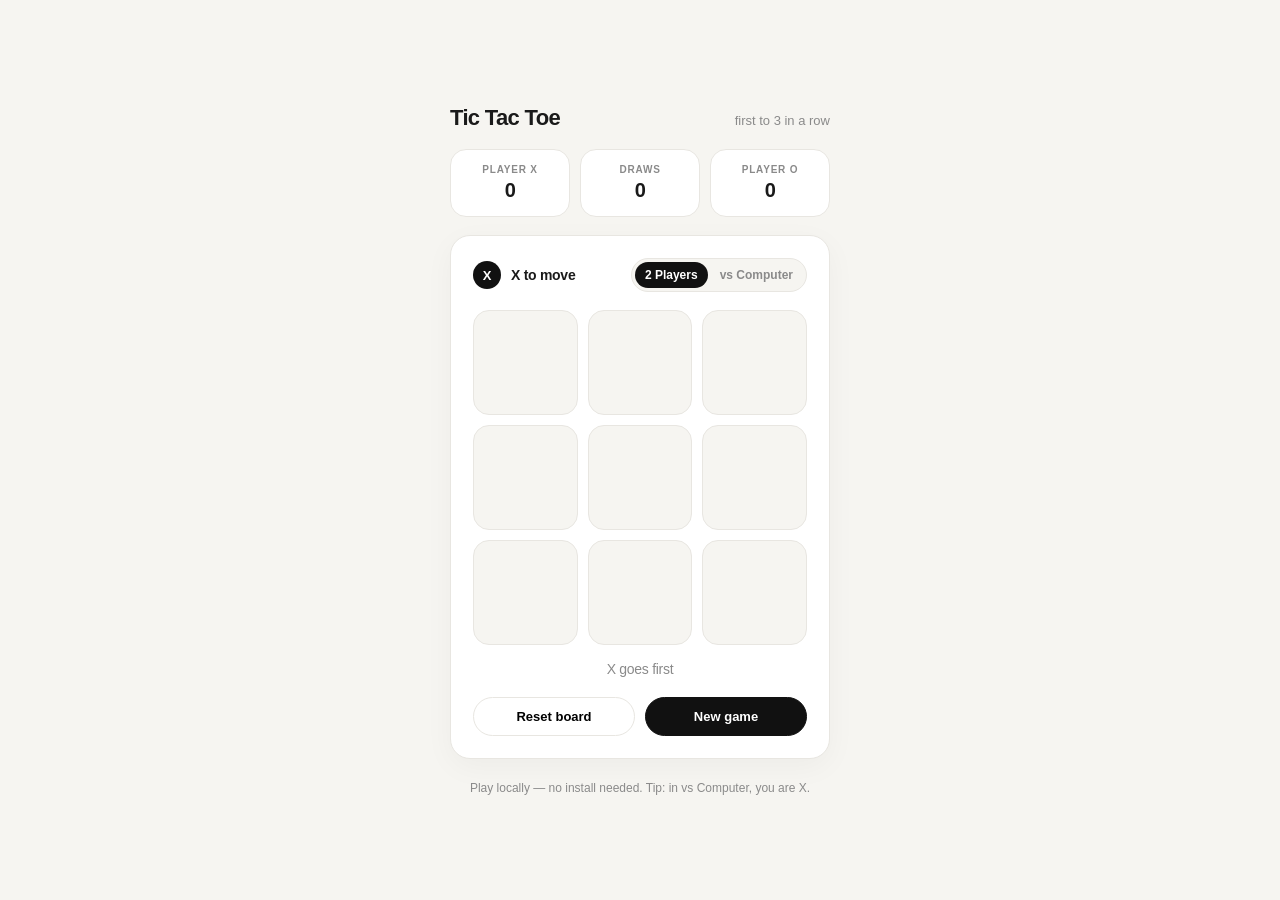
<file: tic-tac-toe/index.html>
<!DOCTYPE html>
<html lang="en">
<head>
<meta charset="UTF-8">
<meta name="viewport" content="width=device-width, initial-scale=1.0">
<title>Tic Tac Toe</title>
<style>
  * { margin: 0; padding: 0; box-sizing: border-box; }
  :root {
    --bg: #f6f5f1;
    --card: #ffffff;
    --ink: #1a1a1a;
    --muted: #8a8a8a;
    --line: #e8e6e1;
    --accent: #111111;
    --radius: 20px;
  }
  body {
    font-family: ui-sans-system, -apple-system, BlinkMacSystemFont, "SF Pro Display", "Helvetica Neue", Arial, sans-serif;
    background: var(--bg);
    color: var(--ink);
    min-height: 100vh;
    display: flex;
    flex-direction: column;
    align-items: center;
    justify-content: center;
    padding: 24px;
    -webkit-font-smoothing: antialiased;
  }
  .wrap {
    width: 100%;
    max-width: 380px;
    display: flex;
    flex-direction: column;
    gap: 18px;
  }
  header {
    display: flex;
    justify-content: space-between;
    align-items: baseline;
  }
  h1 {
    font-size: 22px;
    font-weight: 650;
    letter-spacing: -0.03em;
  }
  .subtitle {
    font-size: 13px;
    color: var(--muted);
    font-weight: 500;
  }
  .card {
    background: var(--card);
    border: 1px solid var(--line);
    border-radius: var(--radius);
    padding: 22px;
    box-shadow: 0 8px 30px rgba(0,0,0,0.04);
  }
  .top-row {
    display: flex;
    justify-content: space-between;
    align-items: center;
    margin-bottom: 18px;
    gap: 12px;
  }
  .turn {
    display: flex;
    align-items: center;
    gap: 10px;
    font-size: 14px;
    font-weight: 600;
  }
  .turn-dot {
    width: 28px;
    height: 28px;
    border-radius: 999px;
    display: grid;
    place-items: center;
    font-size: 13px;
    font-weight: 800;
    background: var(--accent);
    color: white;
  }
  .turn span { letter-spacing: -0.02em; }
  .mode-toggle {
    display: flex;
    background: var(--bg);
    border: 1px solid var(--line);
    border-radius: 999px;
    padding: 3px;
    gap: 2px;
  }
  .mode-toggle button {
    border: 0;
    background: transparent;
    font-size: 12px;
    font-weight: 600;
    padding: 6px 10px;
    border-radius: 999px;
    cursor: pointer;
    color: var(--muted);
    transition: all 0.15s;
  }
  .mode-toggle button.active {
    background: var(--accent);
    color: white;
  }
  .board {
    display: grid;
    grid-template-columns: repeat(3, 1fr);
    gap: 10px;
    background: transparent;
  }
  .cell {
    aspect-ratio: 1;
    background: var(--bg);
    border: 1px solid var(--line);
    border-radius: 16px;
    display: grid;
    place-items: center;
    font-size: 36px;
    font-weight: 750;
    cursor: pointer;
    transition: all 0.12s ease;
    user-select: none;
    line-height: 1;
    color: var(--ink);
  }
  .cell:hover:not(.taken):not(.disabled) {
    background: #ffffff;
    border-color: #d6d3cc;
    transform: translateY(-1px);
  }
  .cell.taken { cursor: default; }
  .cell.win {
    background: var(--accent) !important;
    color: white !important;
    border-color: var(--accent) !important;
  }
  .cell:disabled { pointer-events: none; }
  .status {
    text-align: center;
    margin-top: 16px;
    font-size: 14px;
    font-weight: 600;
    min-height: 20px;
    letter-spacing: -0.02em;
  }
  .status.muted { color: var(--muted); font-weight: 500; }
  .actions {
    display: flex;
    gap: 10px;
    margin-top: 16px;
  }
  .btn {
    flex: 1;
    border: 1px solid var(--line);
    background: white;
    padding: 11px 14px;
    border-radius: 999px;
    font-size: 13px;
    font-weight: 650;
    cursor: pointer;
    transition: all 0.15s;
  }
  .btn.primary {
    background: var(--accent);
    color: white;
    border-color: var(--accent);
  }
  .btn:hover { transform: translateY(-1px); }
  .btn:active { transform: translateY(0px); }
  .score {
    display: grid;
    grid-template-columns: repeat(3, 1fr);
    gap: 10px;
    text-align: center;
  }
  .score-box {
    background: var(--card);
    border: 1px solid var(--line);
    border-radius: 16px;
    padding: 14px 8px;
  }
  .score-box .label {
    font-size: 10px;
    font-weight: 700;
    letter-spacing: 0.08em;
    text-transform: uppercase;
    color: var(--muted);
  }
  .score-box .value {
    font-size: 20px;
    font-weight: 800;
    margin-top: 4px;
    letter-spacing: -0.03em;
  }
  footer {
    text-align: center;
    font-size: 12px;
    color: var(--muted);
    margin-top: 4px;
  }
  @media (max-width: 400px) {
    .wrap { max-width: 100%; }
    .card { padding: 18px; }
    .cell { font-size: 32px; border-radius: 14px; }
  }
</style>
</head>
<body>
  <div class="wrap">
    <header>
      <h1>Tic Tac Toe</h1>
      <span class="subtitle">first to 3 in a row</span>
    </header>

    <div class="score">
      <div class="score-box"><div class="label">Player X</div><div class="value" id="scoreX">0</div></div>
      <div class="score-box"><div class="label">Draws</div><div class="value" id="scoreD">0</div></div>
      <div class="score-box"><div class="label">Player O</div><div class="value" id="scoreO">0</div></div>
    </div>

    <div class="card">
      <div class="top-row">
        <div class="turn">
          <div class="turn-dot" id="turnDot">X</div>
          <span id="turnText">X to move</span>
        </div>
        <div class="mode-toggle">
          <button id="btn2P" class="active">2 Players</button>
          <button id="btnVs">vs Computer</button>
        </div>
      </div>

      <div class="board" id="board"></div>
      <div class="status muted" id="status">X goes first</div>
      <div class="actions">
        <button class="btn" id="resetBoard">Reset board</button>
        <button class="btn primary" id="resetScore">New game</button>
      </div>
    </div>

    <footer>Play locally — no install needed. Tip: in vs Computer, you are X.</footer>
  </div>

<script>
const boardEl = document.getElementById('board');
const statusEl = document.getElementById('status');
const turnDot = document.getElementById('turnDot');
const turnText = document.getElementById('turnText');
const scoreXEl = document.getElementById('scoreX');
const scoreOEl = document.getElementById('scoreO');
const scoreDEl = document.getElementById('scoreD');
const btn2P = document.getElementById('btn2P');
const btnVs = document.getElementById('btnVs');

let board = Array(9).fill('');
let current = 'X';
let gameOver = false;
let vsComputer = false;
let scores = { X: 0, O: 0, D: 0 };

const wins = [
  [0,1,2],[3,4,5],[6,7,8],
  [0,3,6],[1,4,7],[2,5,8],
  [0,4,8],[2,4,6]
];

function renderBoard() {
  boardEl.innerHTML = '';
  board.forEach((val, i) => {
    const btn = document.createElement('button');
    btn.className = 'cell' + (val ? ' taken' : '') + (gameOver ? ' disabled' : '');
    btn.textContent = val;
    btn.setAttribute('aria-label', `cell ${i+1}`);
    btn.addEventListener('click', () => handleMove(i));
    boardEl.appendChild(btn);
  });
}

function updateTurnUI() {
  turnDot.textContent = current;
  turnText.textContent = gameOver ? 'Game over' : `${current} to move`;
}

function checkWinner(b = board) {
  for (const [a,c,d] of wins) {
    if (b[a] && b[a] === b[c] && b[a] === b[d]) return { winner: b[a], line: [a,c,d] };
  }
  if (b.every(v => v)) return { winner: 'draw' };
  return null;
}

function highlight(line) {
  const cells = boardEl.querySelectorAll('.cell');
  line.forEach(i => cells[i].classList.add('win'));
}

function handleMove(i) {
  if (board[i] || gameOver) return;
  board[i] = current;
  renderBoard();
  const result = checkWinner();
  if (result) {
    gameOver = true;
    if (result.winner === 'draw') {
      statusEl.textContent = "It's a draw!";
      statusEl.className = 'status';
      scores.D++; scoreDEl.textContent = scores.D;
    } else {
      statusEl.textContent = `${result.winner} wins!`;
      statusEl.className = 'status';
      scores[result.winner]++; 
      if (result.winner === 'X') scoreXEl.textContent = scores.X;
      else scoreOEl.textContent = scores.O;
      highlight(result.line);
    }
    updateTurnUI();
    return;
  }
  current = current === 'X' ? 'O' : 'X';
  updateTurnUI();
  statusEl.textContent = vsComputer && current === 'O' ? 'Computer thinking...' : `${current}'s turn`;
  statusEl.className = 'status muted';

  if (vsComputer && current === 'O' && !gameOver) {
    setTimeout(computerMove, 380);
  }
}

function computerMove() {
  if (gameOver) return;
  // try win, then block, then center/corners
  let move = findBestMove('O') ?? findBestMove('X');
  if (move == null) {
    const empties = board.map((v,i) => v ? null : i).filter(v => v !== null);
    // prefer center, then corners, then edges
    const pref = [4,0,2,6,8,1,3,5,7];
    move = pref.find(i => empties.includes(i));
  }
  if (move != null) handleMove(move);
}

function findBestMove(player) {
  for (const [a,b,c] of wins) {
    const line = [board[a], board[b], board[c]];
    const idx = [a,b,c];
    const countPlayer = line.filter(v => v === player).length;
    const countEmpty = line.filter(v => !v).length;
    if (countPlayer === 2 && countEmpty === 1) {
      return idx[line.indexOf('')];
    }
  }
  return null;
}

function resetBoard() {
  board = Array(9).fill('');
  current = 'X';
  gameOver = false;
  statusEl.textContent = 'X goes first';
  statusEl.className = 'status muted';
  renderBoard();
  updateTurnUI();
}

function resetScores() {
  scores = { X: 0, O: 0, D: 0 };
  scoreXEl.textContent = '0';
  scoreOEl.textContent = '0';
  scoreDEl.textContent = '0';
  resetBoard();
}

document.getElementById('resetBoard').addEventListener('click', resetBoard);
document.getElementById('resetScore').addEventListener('click', resetScores);

btn2P.addEventListener('click', () => {
  vsComputer = false;
  btn2P.classList.add('active');
  btnVs.classList.remove('active');
  resetBoard();
});
btnVs.addEventListener('click', () => {
  vsComputer = true;
  btnVs.classList.add('active');
  btn2P.classList.remove('active');
  resetBoard();
});

// init
renderBoard();
updateTurnUI();
</script>
</body>
</html>
</file>
<file: style.css>
body, html {
    margin: 0;
    padding: 0;
    box-sizing: border-box;
    font-family: Arial, sans-serif;
}

.app {
    text-align: center;
    padding: 20px;
    background: linear-gradient(to right, #74ebd5, #acb6e5);
}

header {
    margin-bottom: 20px;
    font-size: 24px;
}

.work__container {
    display: flex;
    flex-wrap: wrap;
    justify-content: center;
    gap: 10px;
}

.work__container div {
    display: grid;
    grid-template-columns: repeat(3, 1fr);
    gap: 50px;
}

.work__img {
    position: relative;
    box-shadow: 0px 4px 25px rgba(14, 36, 49, 0.15);
    border-radius: .5rem;
    overflow: hidden;
    width: 270px;
}

.work__img img {
    width: 100%;
    height: auto;
    transition: transform 1s;
}

.work__img:hover img {
    transform: scale(1.1);
}

.layer {
    position: absolute;
    top: 0;
    left: 0;
    width: 100%;
    height: 100%;
    background: rgba(0, 0, 0, 0.6);
    color: white;
    display: flex;
    align-items: center;
    justify-content: center;
    flex-direction: column;
    opacity: 0;
    transition: opacity 1s;
}

.work__img:hover .layer {
    opacity: 1;
}

/* Responsive adjustments */
@media (max-width: 768px) {
    .work__container div {
        grid-template-columns: repeat(2, 1fr); /* 2 games per row for tablets */
    }
}

@media (max-width: 480px) {
    .work__container div {
        grid-template-columns: 1fr; /* 1 game per row for mobile phones */
    }
}
</file>
